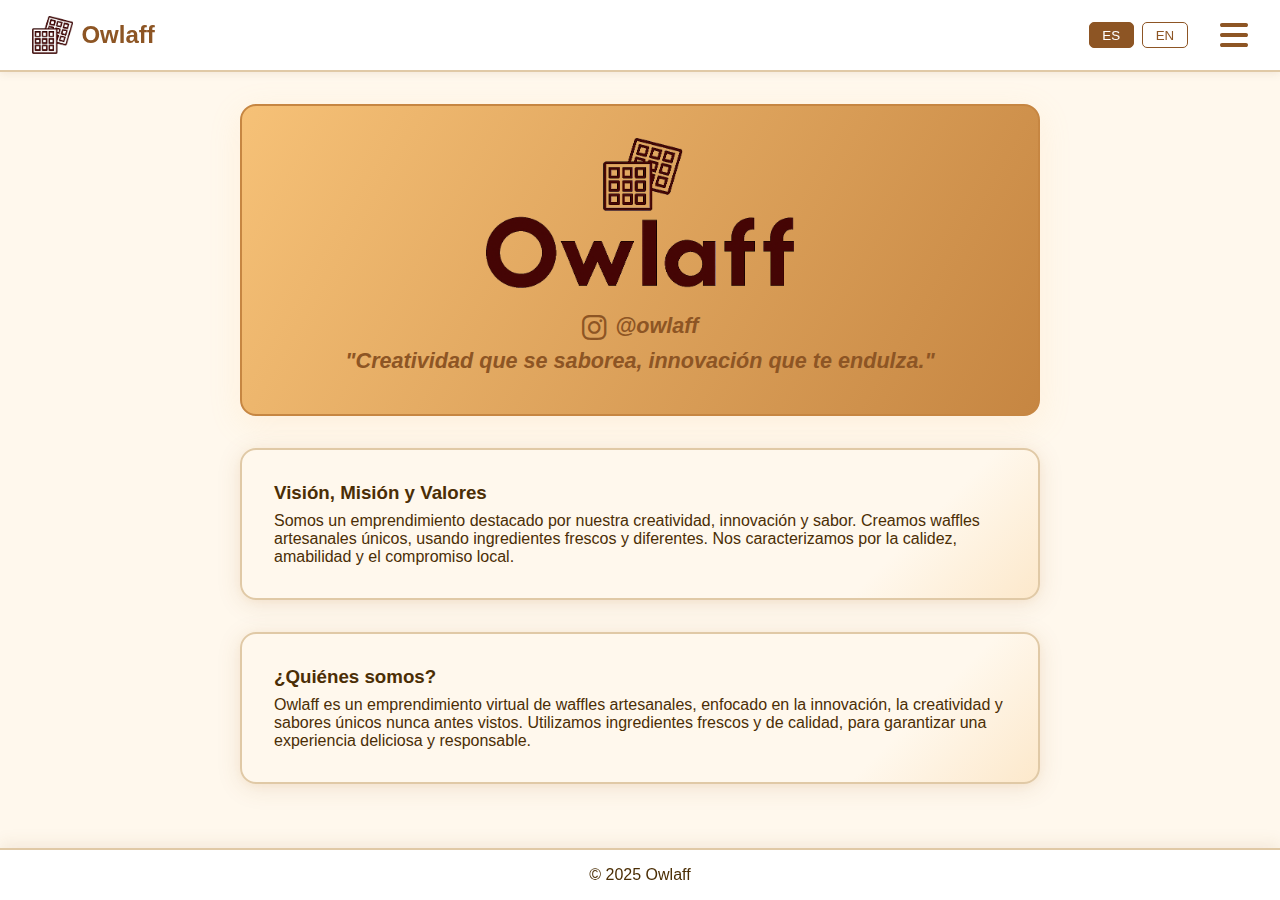
<file: index.html>
<!DOCTYPE html>
<html lang="es">
<head>
    <meta charset="UTF-8">
    <meta name="viewport" content="width=device-width, initial-scale=1.0">
    <title>Owlaff - Proyecto</title>
    <link rel="stylesheet" href="https://cdnjs.cloudflare.com/ajax/libs/font-awesome/6.5.0/css/all.min.css">
    <link rel="stylesheet" href="css/styles.css">
    <script defer src="js/script.js"></script>
</head>
<body>
    <header>
        <nav class="navbar">
            <div class="logo">
                <img src="img/icon.png" alt="Owlaff icon" class="logo-img">
                <span class="logo-text">Owlaff</span>
            </div>
            <div class="lang-switch">
                <button id="lang-es">ES</button>
                <button id="lang-en">EN</button>
            </div>
            <button class="menu-toggle" aria-label="Abrir menú">
                <i class="fas fa-bars"></i>
            </button>
            <ul class="menu">
                <li><a href="index.html" data-i18n="menu_home">Inicio</a></li>
                <li><a href="about.html" data-i18n="menu_about">Sobre el Proyecto</a></li>
                <li><a href="gallery.html" data-i18n="menu_gallery">Galería</a></li>
                <li><a href="contact.html" data-i18n="menu_contact">Contacto</a></li>
            </ul>
        </nav>
    </header>
    <main>
        <section class="hero box">
            <img src="img/logo.png" alt="Owlaff logo" class="hero-logo">
            <p class="hero-instagram">
                <i class="fab fa-instagram"></i>
                <span class="insta-user">@owlaff</span>
            </p>
            <h2 data-i18n="main_slogan" class="hero-slogan">"Creatividad que se saborea, innovación que te endulza."</h2>
        </section>
        <section class="box">
            <h3 data-i18n="main_vm_title">Visión, Misión y Valores</h3>
            <p data-i18n="main_vm">
                Somos un emprendimiento destacado por nuestra creatividad, innovación y sabor. Creamos waffles artesanales únicos, usando ingredientes frescos y diferentes. Nos caracterizamos por la calidez, amabilidad y el compromiso local.
            </p>
        </section>
        <section class="box">
            <h3 data-i18n="main_about_title">¿Quiénes somos?</h3>
            <p data-i18n="main_about">
                Owlaff es un emprendimiento virtual de waffles artesanales, enfocado en la innovación, la creatividad y sabores únicos nunca antes vistos. Utilizamos ingredientes frescos y de calidad, para garantizar una experiencia deliciosa y responsable.
            </p>
        </section>
    </main>
    <footer>
        <p>&copy; 2025 Owlaff</p>
    </footer>
</body>
</html>
</file>
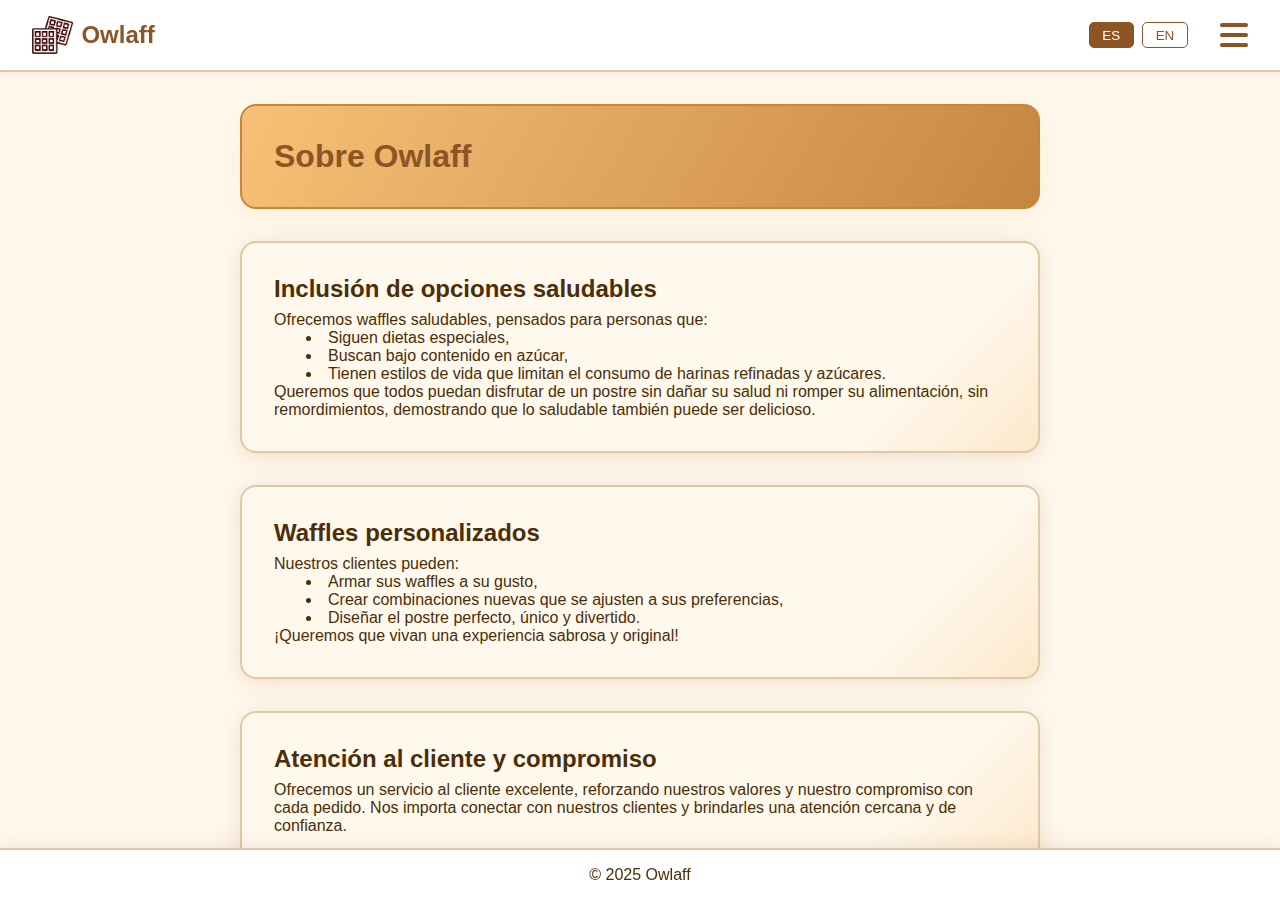
<file: about.html>
<!DOCTYPE html>
<html lang="es">
<head>
    <meta charset="UTF-8">
    <meta name="viewport" content="width=device-width, initial-scale=1.0">
    <title>Owlaff - Sobre el Proyecto</title>
    <link rel="stylesheet" href="https://cdnjs.cloudflare.com/ajax/libs/font-awesome/6.5.0/css/all.min.css">
    <link rel="stylesheet" href="css/styles.css">
    <script defer src="js/script.js"></script>
</head>
<body>
    <header>
        <nav class="navbar">
            <div class="logo">
                <img src="img/icon.png" alt="Owlaff icon" class="logo-img">
                <span class="logo-text">Owlaff</span>
            </div>
            <div class="lang-switch">
                <button id="lang-es">ES</button>
                <button id="lang-en">EN</button>
            </div>
            <button class="menu-toggle" aria-label="Abrir menú">
                <i class="fas fa-bars"></i>
            </button>
            <ul class="menu">
                <li><a href="index.html" data-i18n="menu_home">Inicio</a></li>
                <li><a href="about.html" data-i18n="menu_about">Sobre el Proyecto</a></li>
                <li><a href="gallery.html" data-i18n="menu_gallery">Galería</a></li>
                <li><a href="contact.html" data-i18n="menu_contact">Contacto</a></li>
            </ul>
        </nav>
    </header>
    <main>
        <section class="hero box">
            <h1 data-i18n="about_title">Sobre Owlaff</h1>
        </section>
        <section class="box">
            <h2 data-i18n="about_healthy_title">Inclusión de opciones saludables</h2>
            <p data-i18n="about_healthy_desc">Ofrecemos waffles saludables, pensados para personas que:</p>
            <ul>
                <li data-i18n="about_healthy_diet">Siguen dietas especiales,</li>
                <li data-i18n="about_healthy_sugar">Buscan bajo contenido en azúcar,</li>
                <li data-i18n="about_healthy_lifestyle">Tienen estilos de vida que limitan el consumo de harinas refinadas y azúcares.</li>
            </ul>
            <p data-i18n="about_healthy_final">Queremos que todos puedan disfrutar de un postre sin dañar su salud ni romper su alimentación, sin remordimientos, demostrando que lo saludable también puede ser delicioso.</p>
        </section>
        <section class="box">
            <h2 data-i18n="about_custom_title">Waffles personalizados</h2>
            <p data-i18n="about_custom_desc">Nuestros clientes pueden:</p>
            <ul>
                <li data-i18n="about_custom_build">Armar sus waffles a su gusto,</li>
                <li data-i18n="about_custom_combine">Crear combinaciones nuevas que se ajusten a sus preferencias,</li>
                <li data-i18n="about_custom_design">Diseñar el postre perfecto, único y divertido.</li>
            </ul>
            <p data-i18n="about_custom_final">¡Queremos que vivan una experiencia sabrosa y original!</p>
        </section>
        <section class="box">
            <h2 data-i18n="about_service_title">Atención al cliente y compromiso</h2>
            <p data-i18n="about_service">Ofrecemos un servicio al cliente excelente, reforzando nuestros valores y nuestro compromiso con cada pedido. Nos importa conectar con nuestros clientes y brindarles una atención cercana y de confianza.</p>
        </section>
        <section class="box">
            <h2 data-i18n="about_offers_title">Ofertas y paquetes especiales</h2>
            <ul>
                <li data-i18n="about_offers_events">Paquetes para eventos y fechas especiales,</li>
                <li data-i18n="about_offers_combos">Combos semanales,</li>
                <li data-i18n="about_offers_activities">Actividades para interactuar con el público y mantener una variedad de marketing.</li>
            </ul>
        </section>
        <section class="box">
            <h2 data-i18n="about_social_title">Redes sociales</h2>
            <p data-i18n="about_social">Contamos con una página de Instagram donde podrás:</p>
            <ul>
                <li data-i18n="about_social_promos">Ver nuestras promociones,</li>
                <li data-i18n="about_social_products">Consultar productos y novedades,</li>
                <li data-i18n="about_social_contact">Enviar tus consultas y recibir atención rápida.</li>
            </ul>
        </section>
    </main>
    <footer>
        <p>&copy; 2025 Owlaff</p>
    </footer>
</body>
</html>
</file>
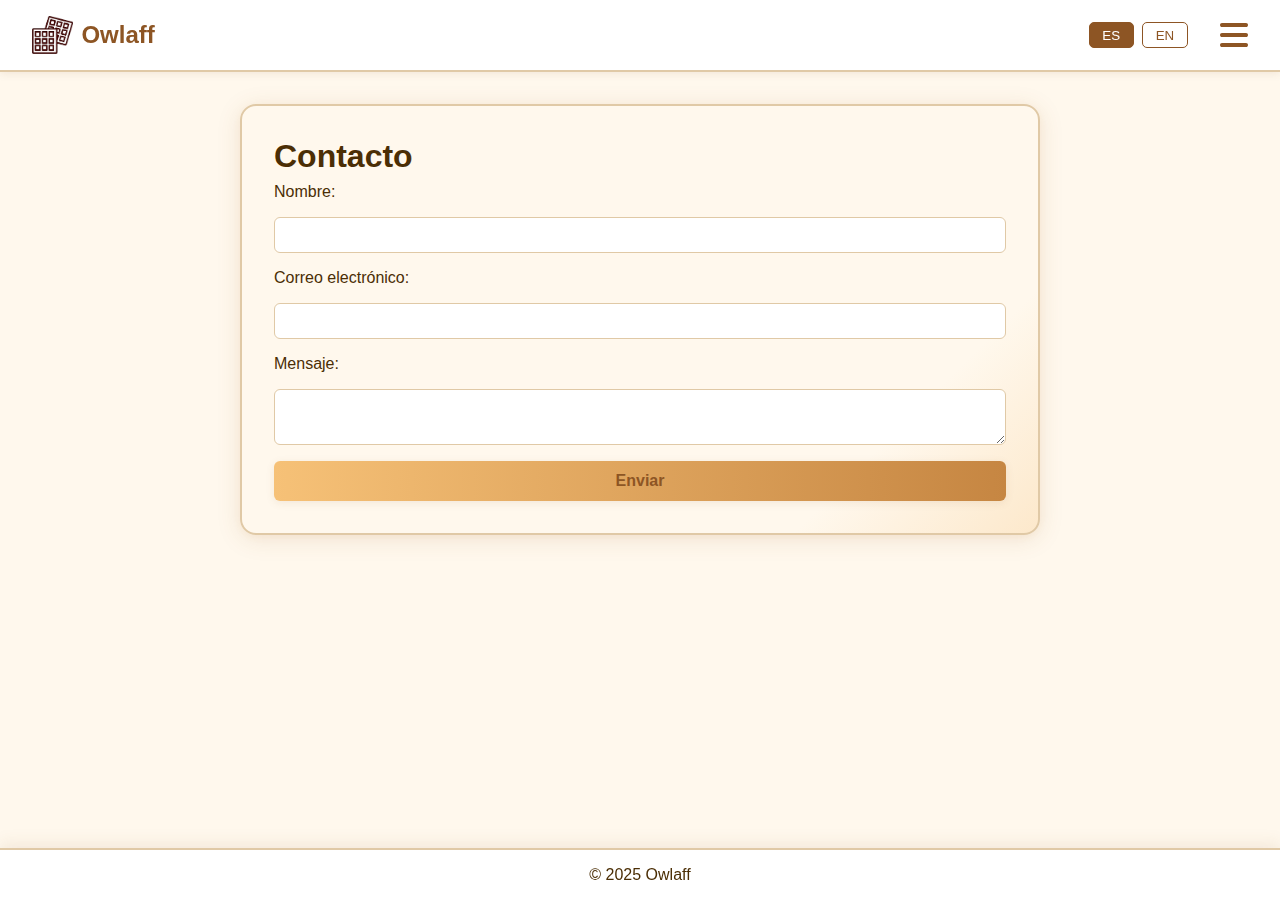
<file: contact.html>
<!DOCTYPE html>
<html lang="es">
<head>
    <meta charset="UTF-8">
    <meta name="viewport" content="width=device-width, initial-scale=1.0">
    <title>Owlaff - Contacto</title>
    <link rel="stylesheet" href="https://cdnjs.cloudflare.com/ajax/libs/font-awesome/6.5.0/css/all.min.css">
    <link rel="stylesheet" href="css/styles.css">
    <script defer src="js/script.js"></script>
</head>
<body>
    <header>
        <nav class="navbar">
            <div class="logo">
                <img src="img/icon.png" alt="Owlaff icon" class="logo-img">
                <span class="logo-text">Owlaff</span>
            </div>
            <div class="lang-switch">
                <button id="lang-es">ES</button>
                <button id="lang-en">EN</button>
            </div>
            <button class="menu-toggle" aria-label="Abrir menú">
                <i class="fas fa-bars"></i>
            </button>
            <ul class="menu">
                <li><a href="index.html" data-i18n="menu_home">Inicio</a></li>
                <li><a href="about.html" data-i18n="menu_about">Sobre el Proyecto</a></li>
                <li><a href="gallery.html" data-i18n="menu_gallery">Galería</a></li>
                <li><a href="contact.html" data-i18n="menu_contact">Contacto</a></li>
            </ul>
        </nav>
    </header>
    <main>
        <section class="box">
            <h1 data-i18n="contact_title">Contacto</h1>
            <form class="contact-form">
                <label for="name" data-i18n="contact_name">Nombre:</label>
                <input type="text" id="name" name="name" required>
                <label for="email" data-i18n="contact_email">Correo electrónico:</label>
                <input type="email" id="email" name="email" required>
                <label for="message" data-i18n="contact_message">Mensaje:</label>
                <textarea id="message" name="message" required></textarea>
                <button type="submit" data-i18n="contact_send">Enviar</button>
            </form>
        </section>
    </main>
    <footer>
        <p>&copy; 2025 Owlaff</p>
    </footer>
</body>
</html>
</file>
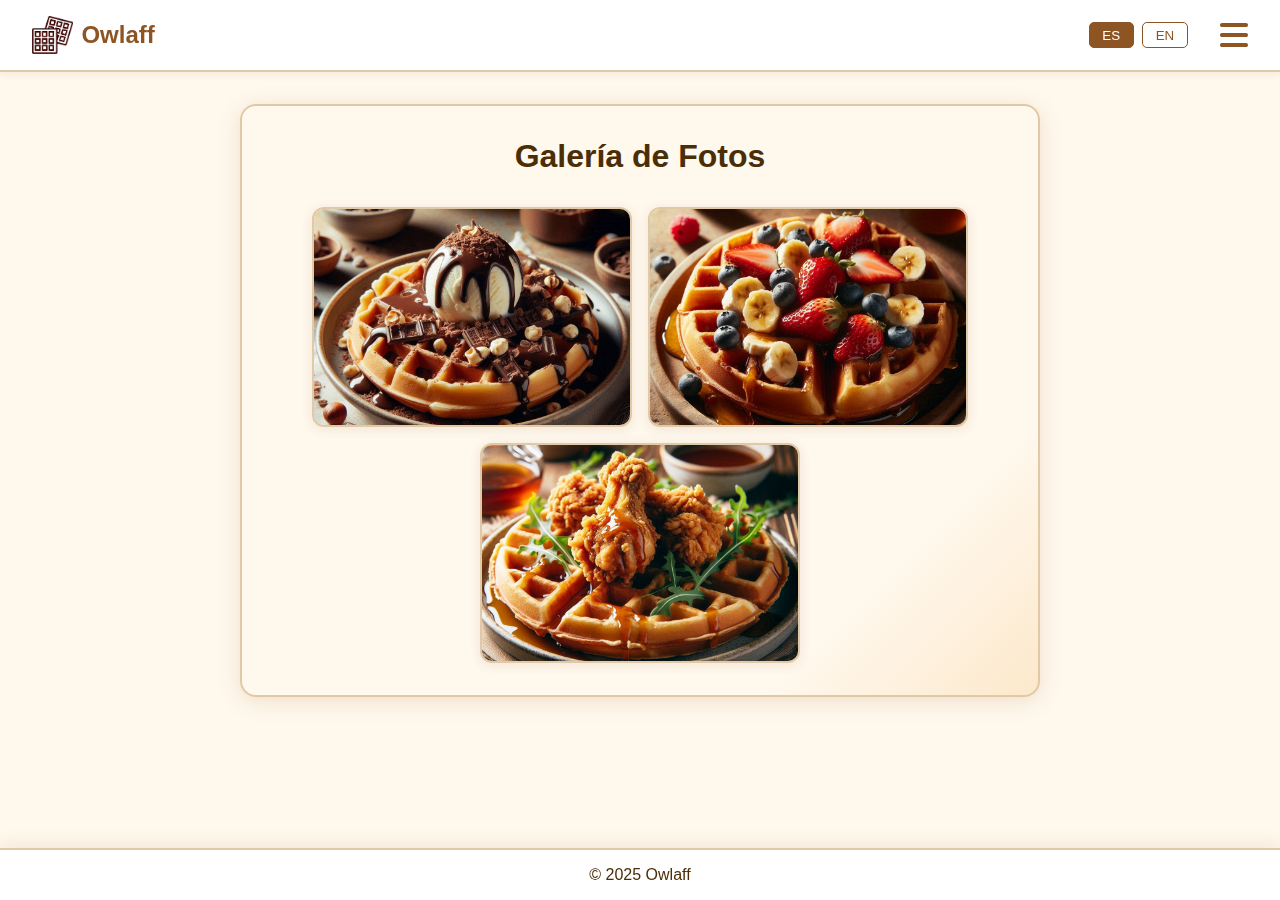
<file: gallery.html>
<!DOCTYPE html>
<html lang="es">
<head>
    <meta charset="UTF-8">
    <meta name="viewport" content="width=device-width, initial-scale=1.0">
    <title>Owlaff - Galería</title>
    <link rel="stylesheet" href="https://cdnjs.cloudflare.com/ajax/libs/font-awesome/6.5.0/css/all.min.css">
    <link rel="stylesheet" href="css/styles.css">
    <script defer src="js/script.js"></script>
</head>
<body>
    <header>
        <nav class="navbar">
            <div class="logo">
                <img src="img/icon.png" alt="Owlaff icon" class="logo-img">
                <span class="logo-text">Owlaff</span>
            </div>
            <div class="lang-switch">
                <button id="lang-es">ES</button>
                <button id="lang-en">EN</button>
            </div>
            <button class="menu-toggle" aria-label="Abrir menú">
                <i class="fas fa-bars"></i>
            </button>
            <ul class="menu">
                <li><a href="index.html" data-i18n="menu_home">Inicio</a></li>
                <li><a href="about.html" data-i18n="menu_about">Sobre el Proyecto</a></li>
                <li><a href="gallery.html" data-i18n="menu_gallery">Galería</a></li>
                <li><a href="contact.html" data-i18n="menu_contact">Contacto</a></li>
            </ul>
        </nav>
    </header>
    <main>
        <section class="gallery box">
            <h1 data-i18n="gallery_title">Galería de Fotos</h1>
            <div class="photos">
                <!-- Aquí puedes agregar tus imágenes propias -->
                <img src="img/img1.jpeg" alt="Foto 1" class="photo">
                <img src="img/img2.jpeg" alt="Foto 2" class="photo">
                <img src="img/img3.jpeg" alt="Foto 3" class="photo">
            </div>
        </section>
    </main>
    <footer>
        <p>&copy; 2025 Owlaff</p>
    </footer>
</body>
</html>
</file>
<file: css/styles.css>
:root {
    --color-bg-main: #fff8ed;
    --color-bg-white: #fff;
    --color-bg-hero-gradient: linear-gradient(120deg, #f6c177 0%, #c68642 100%);
    --color-bg-btn-gradient: linear-gradient(90deg, #8d5524 0%, #f6c177 100%);
    --color-bg-btn-gradient-hover: linear-gradient(90deg, #f6c177 0%, #8d5524 100%);
    --color-border-main: #e0c9a6;
    --color-primary: #8d5524;
    --color-primary-light: #c68642;
    --color-shadow: 0 2px 8px rgba(141,85,36,0.10);
    --color-shadow-strong: 0 4px 16px rgba(141,85,36,0.10);
    --color-shadow-photo: 0 2px 12px rgba(141,85,36,0.12);
    --color-shadow-hero: 0 8px 32px rgba(246,193,119,0.15);
    --color-shadow-footer: 0 -2px 8px rgba(92,51,16,0.05);
    --color-text-main: #4b2e05;
}

/* Estilos generales y modelo de cajas */
* {
    box-sizing: border-box;
    margin: 0;
    padding: 0;
}
html, body {
    height: 100%;
}
body {
    font-family: 'Segoe UI', Arial, sans-serif;
    background: var(--color-bg-main);
    min-height: 100vh;
    display: flex;
    flex-direction: column;
    color: var(--color-text-main);
    padding-top: 0;
}
header {
    box-shadow: var(--color-shadow);
    background: var(--color-bg-white);
    border-bottom: 2px solid var(--color-border-main);
    position: fixed;
    top: 0;
    left: 0;
    width: 100%;
    z-index: 100;
}
.navbar {
    display: flex;
    align-items: center;
    justify-content: space-between;
    padding: 1rem 2rem;
    position: relative;
}
.logo {
    display: flex;
    align-items: center;
    gap: 0.5rem;
}
.logo-img {
    height: 38px;
    width: auto;
    vertical-align: middle;
    display: inline-block;
}
.logo-text {
    vertical-align: middle;
    font-weight: bold;
    font-size: 1.5rem;
    color: var(--color-primary);
}
.menu-toggle {
    display: block;
    font-size: 2rem;
    background: none;
    border: none;
    cursor: pointer;
    margin-left: 1.5rem;
    position: relative;
    top: 1px; /* Ajuste más fino para centrar verticalmente con el logo */
    color: var(--color-primary); /* Color principal de la marca */
}
.menu {
    list-style: none;
    display: flex;
    flex-direction: column;
    gap: 1.5rem;
    position: fixed;
    top: 70px;
    right: 1rem;
    background: var(--color-bg-white);
    box-shadow: 0 6px 24px 0 rgba(141,85,36,0.13);
    border: 2px solid var(--color-border-main);
    border-radius: 0 0 12px 12px;
    width: 220px;
    z-index: 200;
    padding: 0 0 0 0;
    align-items: flex-start;
    transition: max-height 0.35s cubic-bezier(0.4,0,0.2,1), opacity 0.25s, padding 0.2s;
    max-height: 0;
    opacity: 0;
    overflow: hidden;
}
.menu li a {
    text-decoration: none;
    color: var(--color-primary);
    font-weight: 500;
    padding: 0.5rem 1rem;
    border-radius: 8px;
    transition: background 0.2s, color 0.2s;
}
.menu li a:hover {
    background: var(--color-primary);
    color: var(--color-bg-white);
    box-shadow: var(--color-shadow-strong);
}
.menu.open {
    max-height: 500px;
    opacity: 1;
    padding: 1rem 0;
}
.lang-switch {
    display: flex;
    gap: 0.5rem;
    margin-left: auto;
    margin-right: 0.5rem;
}
.lang-switch button {
    border: 1px solid var(--color-primary);
    background: var(--color-bg-white);
    color: var(--color-primary);
    border-radius: 5px;
    padding: 0.3rem 0.8rem;
    cursor: pointer;
    transition: background 0.2s, color 0.2s;
}
.lang-switch button.active, .lang-switch button:hover {
    background: var(--color-primary);
    color: var(--color-bg-white);
}
main {
    flex: 1 0 auto;
    padding: 6.5rem 1rem 4.5rem 1rem;
    display: flex;
    flex-direction: column;
    align-items: center;
    overflow-y: auto;
    height: 100vh;
    box-sizing: border-box;
}
.box {
    background: linear-gradient(135deg, #fff8ed 80%, #f6c177 150%);
    box-shadow: 0 4px 24px 0 rgba(141,85,36,0.13), 0 1.5px 6px 0 rgba(246,193,119,0.10);
    border: 2.5px solid var(--color-border-main);
    border-radius: 16px;
    padding: 2rem;
    margin-bottom: 2rem;
    max-width: 800px;
    width: 100%;
    float: left;
    transition: box-shadow 0.2s;
}
.box:hover {
    box-shadow: 0 8px 32px 0 rgba(141,85,36,0.18), 0 2px 12px 0 rgba(246,193,119,0.13);
}
.hero {
    background: var(--color-bg-hero-gradient);
    color: var(--color-primary);
    box-shadow: var(--color-shadow-hero);
    border: 2px solid var(--color-primary-light);
}
.gallery {
    display: flex;
    flex-direction: column;
    align-items: center;
}
.gallery h1 {
    margin-bottom: 2rem;
}
.photos {
    display: flex;
    flex-wrap: wrap;
    gap: 1rem;
    justify-content: center;
    margin-top: 0;
}
.photo {
    width: 320px;
    height: 220px;
    object-fit: cover;
    border-radius: 12px;
    box-shadow: var(--color-shadow-photo);
    border: 2px solid var(--color-border-main);
    float: left;
}
.contact-form {
    display: flex;
    flex-direction: column;
    gap: 1rem;
}
.contact-form input, .contact-form textarea {
    border: 1px solid var(--color-border-main);
    border-radius: 6px;
    padding: 0.5rem;
    font-size: 1rem;
    resize: vertical;
}
.contact-form button {
    background: linear-gradient(90deg, #f6c177 0%, #c68642 100%);
    color: var(--color-primary);
    border: none;
    border-radius: 6px;
    padding: 0.7rem 1.5rem;
    font-size: 1rem;
    cursor: pointer;
    box-shadow: var(--color-shadow);
    transition: background 0.2s, color 0.2s;
    font-weight: 600;
}
.contact-form button:hover {
    background: linear-gradient(90deg, #c68642 0%, #f6c177 100%);
    color: var(--color-bg-white);
}
footer {
    flex-shrink: 0;
    text-align: center;
    padding: 1rem;
    background: var(--color-bg-white);
    border-top: 2.5px solid var(--color-border-main);
    box-shadow: 0 -4px 16px 0 rgba(141,85,36,0.10);
    position: fixed;
    left: 0;
    bottom: 0;
    width: 100%;
    z-index: 100;
}
ul li {
    list-style-position: inside;
    padding-left: 1em;
    text-indent: 1em;
}
h1, h2, h3 {
    margin-bottom: 0.5rem;
}
h1[data-i18n="about_title"] {
    margin-bottom: 0;
}
/* Imagen principal */
.hero-logo {
    height: 150px;
    width: auto;
    display: block;
    margin: 0 auto 1rem auto;
}
/* Instagram principal */
.hero-instagram {
    display: flex;
    justify-content: center;
    align-items: center;
    font-size: 1.35rem;
    font-style: italic;
    color: var(--color-primary);
    margin-top: 1.5rem;
    margin-bottom: 0.5rem;
    gap: 0.4em;
}
.hero-instagram .fa-instagram {
    color: var(--color-primary);
    font-size: 1.3em;
    margin: 0;
    align-self: baseline; /* Mejor alineación vertical con el texto */
    position: relative;
    top: 2px; /* Ajuste fino para centrar con el texto */
}
.hero-instagram .insta-user {
    font-weight: 600;
    color: var(--color-primary);
}
/* Eslogan */
.hero-slogan {
    text-align: center;
    font-size: 1.35rem;
    font-style: italic;
    margin-top: 0.5rem;
}
@media (max-width: 900px) {
    .box {
        max-width: 98vw;
        padding: 1rem;
    }
    .photos {
        flex-direction: column;
        align-items: center;
    }
}
@media (max-width: 700px) {
    .navbar {
        flex-direction: column;
        align-items: flex-start;
    }
    .menu {
        width: 100%;
        left: 0;
        right: 0;
        top: 64px;
        padding: 1rem 0;
    }
    .menu-toggle {
        display: block;
    }
}
</file>
